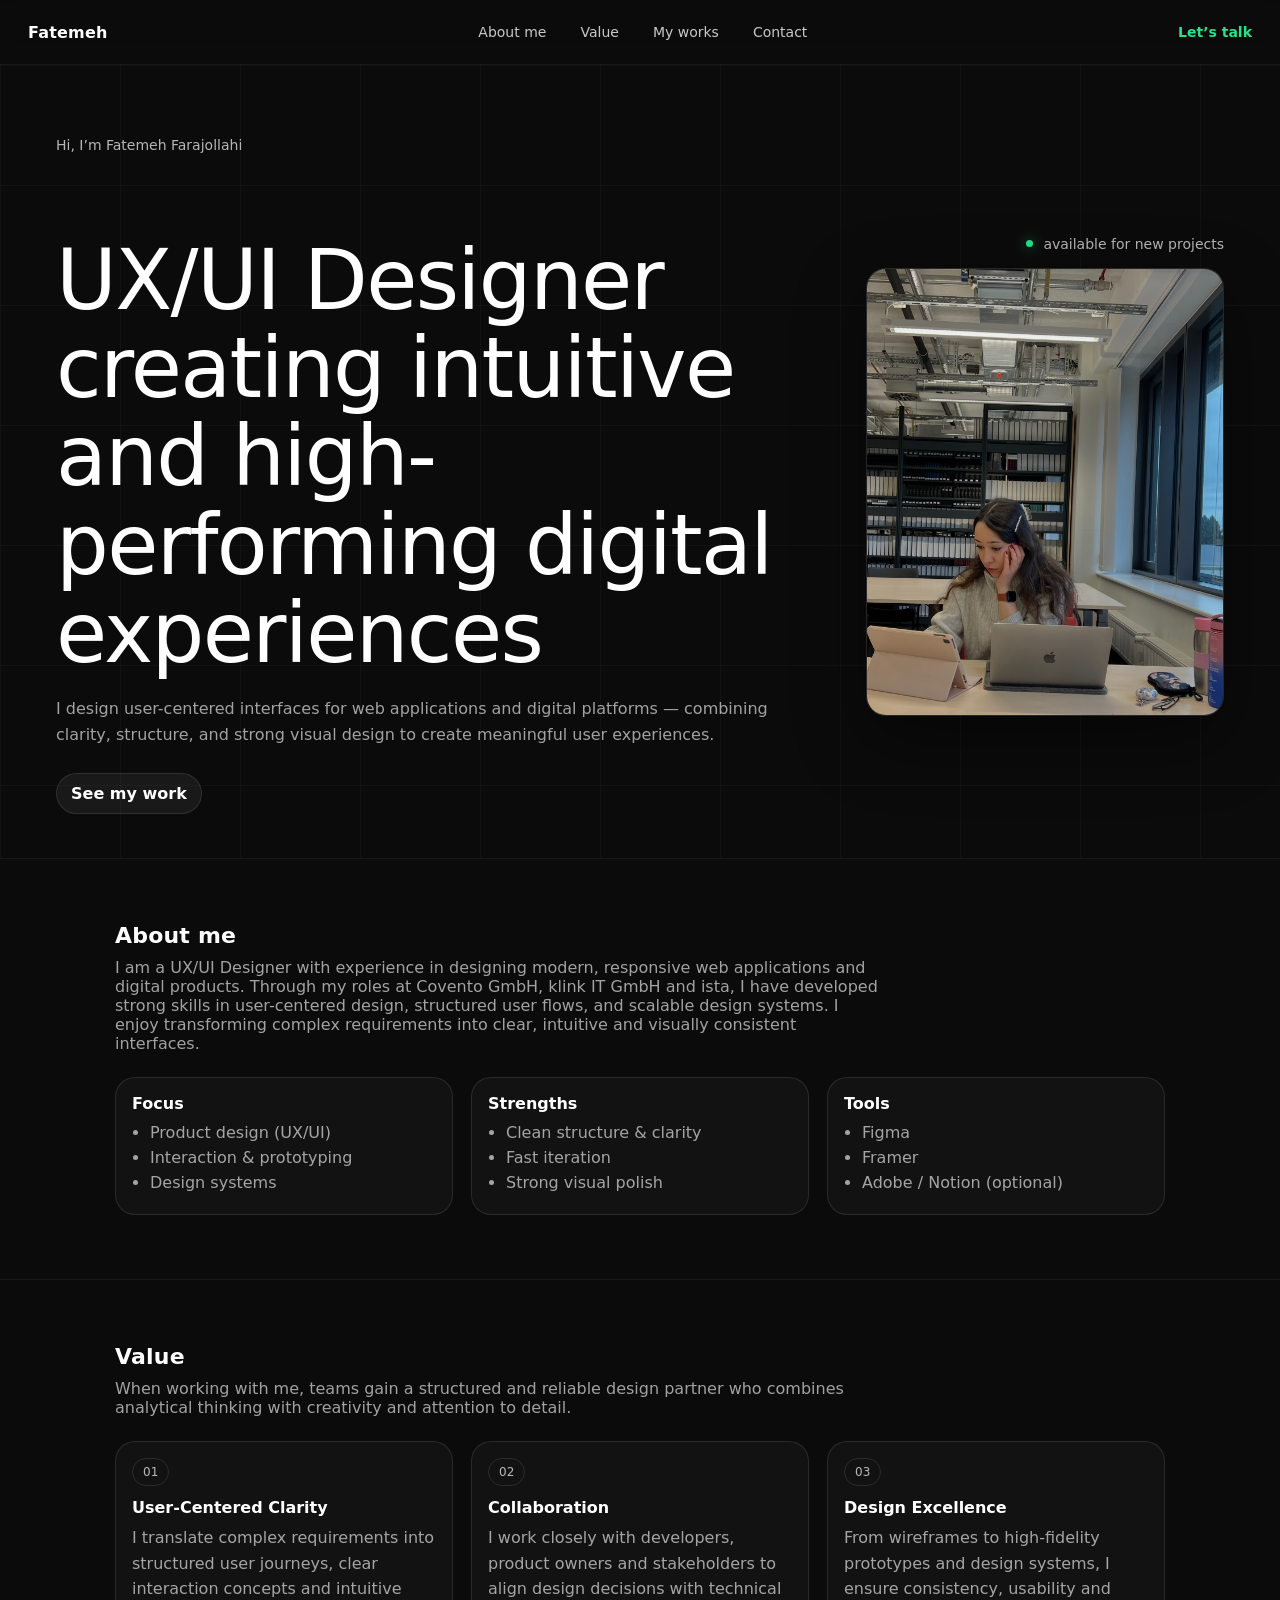
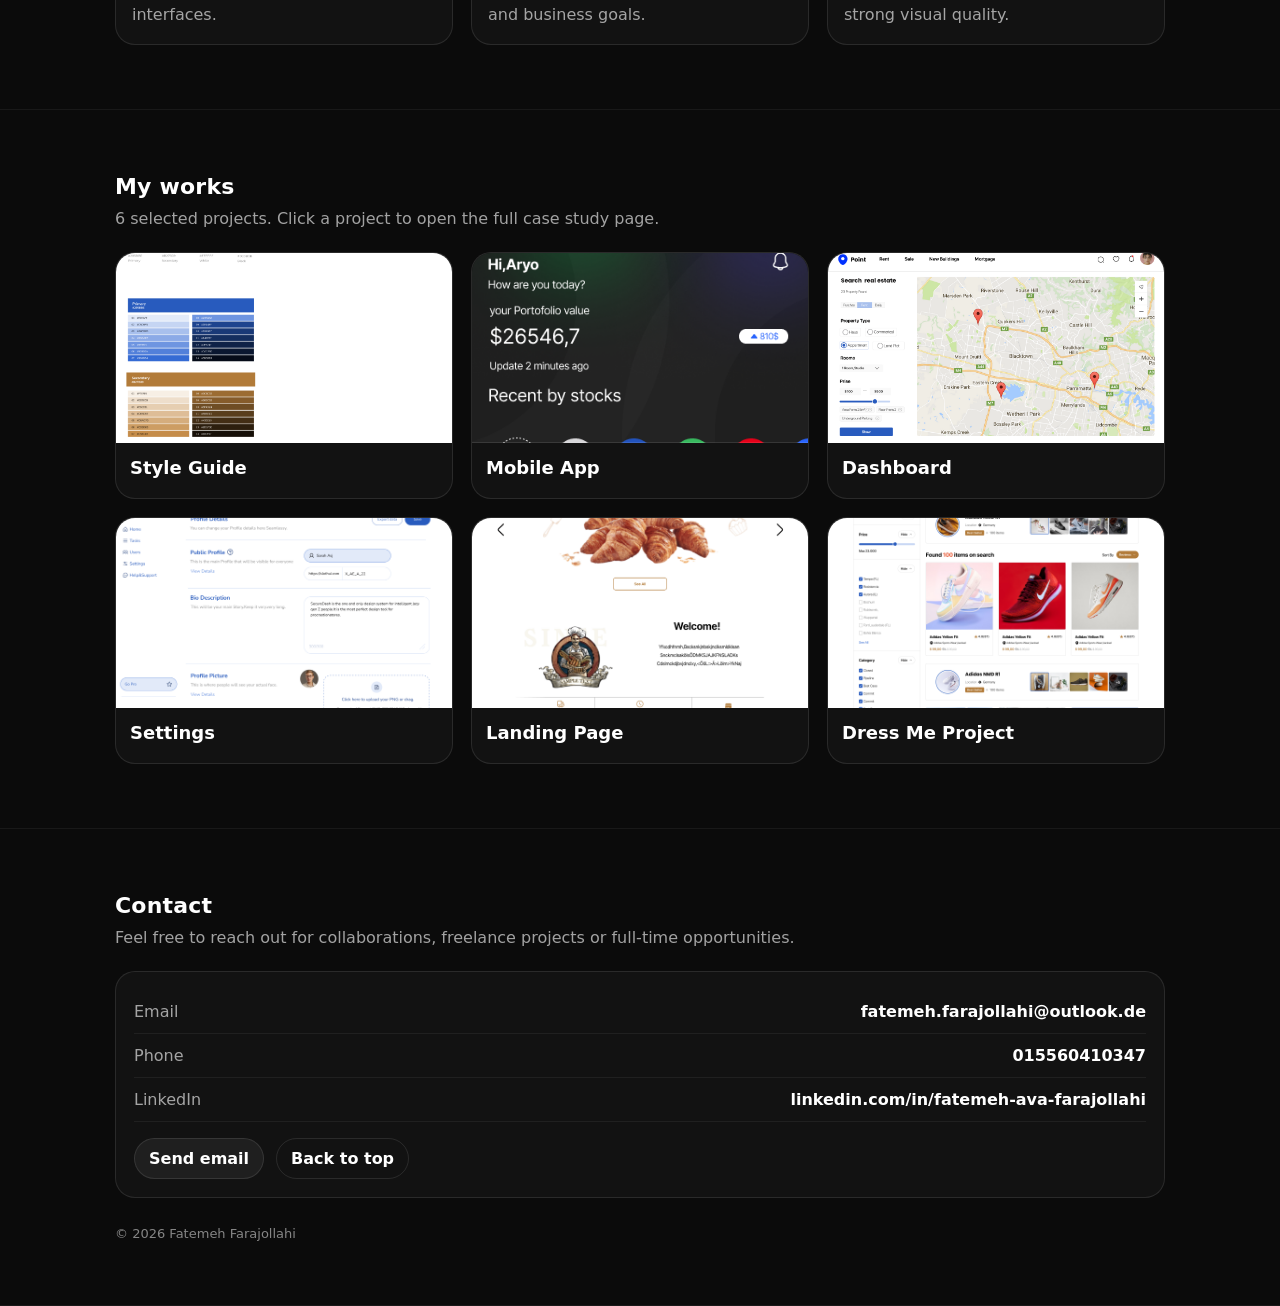
<file: index.html>
<!doctype html>
<html lang="en">
<head>
  <meta charset="utf-8" />
  <meta name="viewport" content="width=device-width,initial-scale=1" />
  <title>Portfolio</title>
  <meta name="description" content="Fatemeh Farajollahi — Portfolio" />
  <link rel="stylesheet" href="./styles.css" />
</head>

<body>
  <!-- Sticky Nav -->
  <header class="navWrap">
    <nav class="nav">
      <a class="brand" href="#top">Fatemeh</a>

      <div class="navLinks">
        <a class="navLink" href="#about">About me</a>
        <a class="navLink" href="#value">Value</a>
        <a class="navLink" href="#works">My works</a>
        <a class="navLink" href="#contact">Contact</a>
      </div>

      <a class="navCta" href="#contact">Let’s talk</a>
    </nav>
  </header>

  <main id="top">
    <!-- HERO -->
    <section class="hero">
      <div class="gridOverlay" aria-hidden="true"></div>

      <div class="heroContainer">
        <div class="heroContent">
          <div class="heroTop">
            <div class="heroHello">Hi, I’m Fatemeh Farajollahi</div>
          </div>

          <h1 class="heroTitle">
            UX/UI Designer<br />
            creating intuitive<br />
            and high-performing digital experiences
          </h1>

          <p class="heroSub">
            I design user-centered interfaces for web applications and digital platforms —
            combining clarity, structure, and strong visual design to create meaningful user experiences.
          </p>

          <div class="heroActions">
            <a class="btn" href="#works">See my work</a>
          </div>
        </div>

        <div class="heroImage">
          <div class="heroStatus heroStatusRight">
            <span class="dot" aria-hidden="true"></span>
            available for new projects
          </div>

          <img src="./assets/profile.png" alt="Fatemeh Farajollahi" />
        </div>
      </div>
    </section>

    <!-- ABOUT -->
    <section id="about" class="section">
      <div class="sectionHeader">
        <h2>About me</h2>
        <p>
          I am a UX/UI Designer with experience in designing modern, responsive web applications
          and digital products. Through my roles at Covento GmbH, klink IT GmbH and ista,
          I have developed strong skills in user-centered design, structured user flows,
          and scalable design systems. I enjoy transforming complex requirements into clear,
          intuitive and visually consistent interfaces.
        </p>
      </div>

      <div class="cards3">
        <div class="infoCard">
          <h3>Focus</h3>
          <ul>
            <li>Product design (UX/UI)</li>
            <li>Interaction & prototyping</li>
            <li>Design systems</li>
          </ul>
        </div>

        <div class="infoCard">
          <h3>Strengths</h3>
          <ul>
            <li>Clean structure & clarity</li>
            <li>Fast iteration</li>
            <li>Strong visual polish</li>
          </ul>
        </div>

        <div class="infoCard">
          <h3>Tools</h3>
          <ul>
            <li>Figma</li>
            <li>Framer</li>
            <li>Adobe / Notion (optional)</li>
          </ul>
        </div>
      </div>
    </section>

    <!-- VALUE -->
    <section id="value" class="section">
      <div class="sectionHeader">
        <h2>Value</h2>
        <p>
          When working with me, teams gain a structured and reliable design partner
          who combines analytical thinking with creativity and attention to detail.
        </p>
      </div>

      <div class="valueGrid">
        <div class="valueCard">
          <div class="valueNumber">01</div>
          <h3>User-Centered Clarity</h3>
          <p>
            I translate complex requirements into structured user journeys,
            clear interaction concepts and intuitive interfaces.
          </p>
        </div>

        <div class="valueCard">
          <div class="valueNumber">02</div>
          <h3>Collaboration</h3>
          <p>
            I work closely with developers, product owners and stakeholders
            to align design decisions with technical and business goals.
          </p>
        </div>

        <div class="valueCard">
          <div class="valueNumber">03</div>
          <h3>Design Excellence</h3>
          <p>
            From wireframes to high-fidelity prototypes and design systems,
            I ensure consistency, usability and strong visual quality.
          </p>
        </div>
      </div>
    </section>

    <!-- WORKS -->
    <section id="works" class="section">
      <div class="sectionHeader">
        <h2>My works</h2>
        <p>6 selected projects. Click a project to open the full case study page.</p>
      </div>

      <div class="worksGrid">
        <a class="workCard" href="./works/work-1.html">
          <div class="workImg" style="background-image:url('./assets/works/work-1/cover.png')"></div>
          <div class="workMeta">
            <h3>Style Guide</h3>
          </div>
        </a>

        <a class="workCard" href="./works/work-2.html">
          <div class="workImg" style="background-image:url('./assets/works/work-2/cover.png')"></div>
          <div class="workMeta">
            <h3>Mobile App</h3>
          </div>
        </a>

        <a class="workCard" href="./works/work-3.html">
          <div class="workImg" style="background-image:url('./assets/works/work-3/cover.png')"></div>
          <div class="workMeta">
            <h3>Dashboard</h3>
          </div>
        </a>

        <a class="workCard" href="./works/work-4.html">
          <div class="workImg" style="background-image:url('./assets/works/work-4/cover.png')"></div>
          <div class="workMeta">
            <h3>Settings</h3>
          </div>
        </a>

        <a class="workCard" href="./works/work-5.html">
          <div class="workImg" style="background-image:url('./assets/works/work-5/cover.png')"></div>
          <div class="workMeta">
            <h3>Landing Page</h3>
          </div>
        </a>

        <a class="workCard" href="./works/work-6.html">
          <div class="workImg" style="background-image:url('./assets/works/work-6/cover.png')"></div>
          <div class="workMeta">
            <h3>Dress Me Project</h3>
          </div>
        </a>
      </div>
    </section>

    <!-- CONTACT -->
    <section id="contact" class="section">
      <div class="sectionHeader">
        <h2>Contact</h2>
        <p>
          Feel free to reach out for collaborations, freelance projects
          or full-time opportunities.
        </p>
      </div>

      <div class="contactCard">
        <div class="contactRow">
          <span class="label">Email</span>
          <a class="value" href="mailto:fatemeh.farajollahi@outlook.de">
            fatemeh.farajollahi@outlook.de
          </a>
        </div>

        <div class="contactRow">
          <span class="label">Phone</span>
          <a class="value" href="tel:+4915560410347">
            015560410347
          </a>
        </div>

        <div class="contactRow">
          <span class="label">LinkedIn</span>
          <a class="value"
             href="https://www.linkedin.com/in/fatemeh-ava-farajollahi/"
             target="_blank"
             rel="noopener">
            linkedin.com/in/fatemeh-ava-farajollahi
          </a>
        </div>

        <div class="contactActions">
          <a class="btn" href="mailto:fatemeh.farajollahi@outlook.de">Send email</a>
          <a class="btn ghost" href="#top">Back to top</a>
        </div>
      </div>

      <footer class="footer">© <span id="year"></span> Fatemeh Farajollahi</footer>
    </section>
  </main>

  <script src="./script.js"></script>
</body>
</html>
</file>
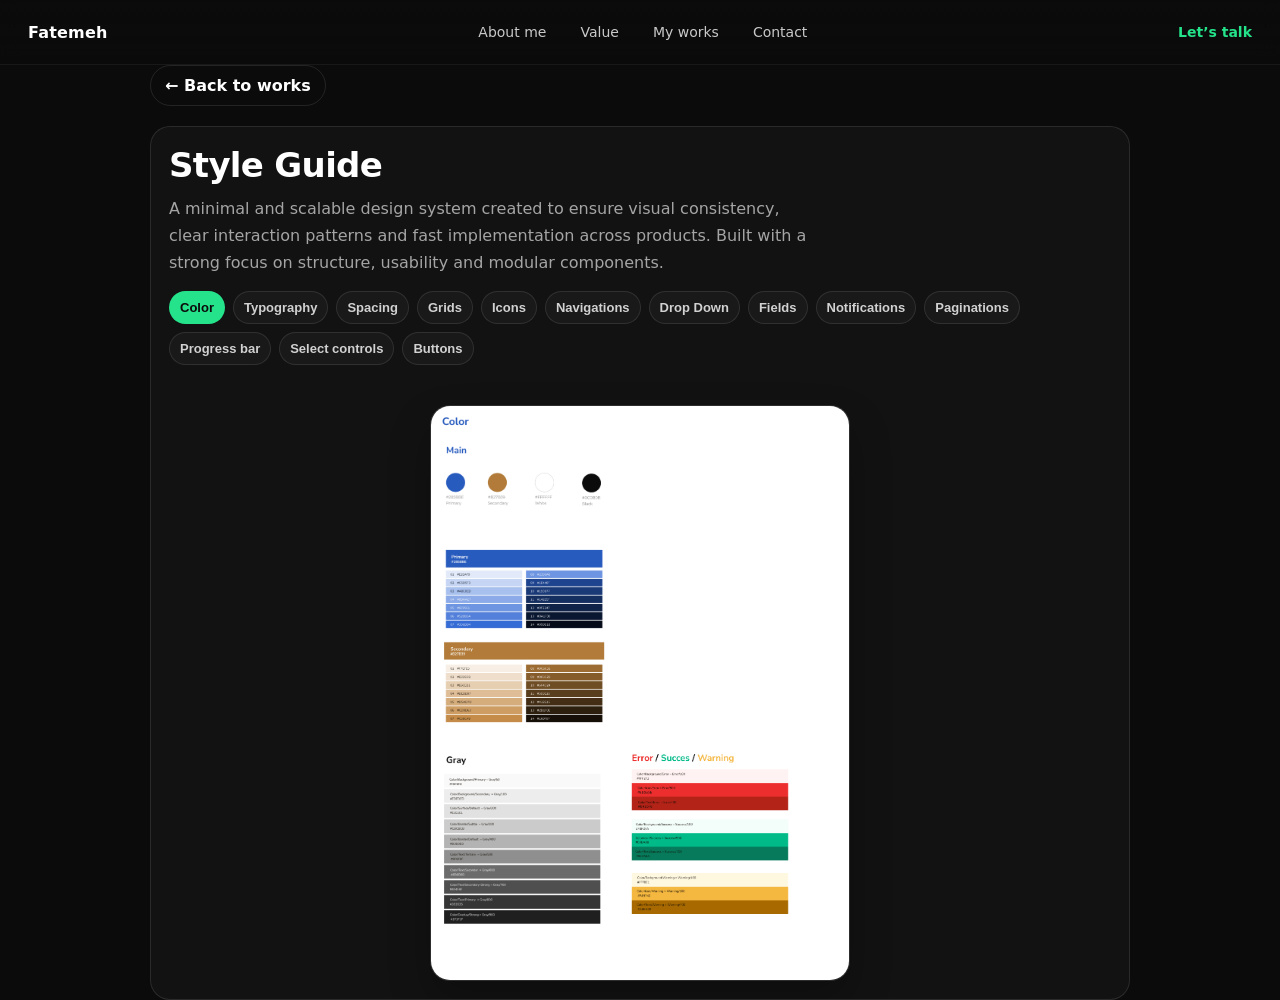
<file: works/work-1.html>
<!doctype html>
<html lang="en">
  <head>
    <meta charset="utf-8" />
    <meta name="viewport" content="width=device-width, initial-scale=1" />
    <title>Style Guide</title>
    <link rel="stylesheet" href="../styles.css" />
  </head>

  <body>
    <header class="navWrap">
      <nav class="nav">
        <a class="brand" href="../index.html#top">Fatemeh</a>

        <div class="navLinks">
          <a class="navLink" href="../index.html#about">About me</a>
          <a class="navLink" href="../index.html#value">Value</a>
          <a class="navLink" href="../index.html#works">My works</a>
          <a class="navLink" href="../index.html#contact">Contact</a>
        </div>

        <a class="navCta" href="../index.html#contact">Let’s talk</a>
      </nav>
    </header>

    <main class="workPage">
      <div class="workContainer">
        <div class="backRow">
          <a class="btn ghost" href="../index.html#works">← Back to works</a>
        </div>

        <section class="workHero">
          <div class="workBody">
            <h1>Style Guide</h1>

            <p class="workIntro">
              A minimal and scalable design system created to ensure visual
              consistency, clear interaction patterns and fast implementation
              across products. Built with a strong focus on structure, usability
              and modular components.
            </p>

            <!-- Tabs -->
            <div class="tabs" role="tablist" aria-label="Work 1 tabs">
              <button class="tab is-active" role="tab" aria-selected="true" data-target="tab-color">
                Color
              </button>
              <button class="tab" role="tab" aria-selected="false" data-target="tab-typography">
                Typography
              </button>
              <button class="tab" role="tab" aria-selected="false" data-target="tab-spacing">
                Spacing
              </button>
              <button class="tab" role="tab" aria-selected="false" data-target="tab-grids">
                Grids
              </button>
              <button class="tab" role="tab" aria-selected="false" data-target="tab-icons">
                Icons
              </button>
              <button class="tab" role="tab" aria-selected="false" data-target="tab-nav">
                Navigations
              </button>
              <button class="tab" role="tab" aria-selected="false" data-target="tab-dropdown">
                Drop Down
              </button>
              <button class="tab" role="tab" aria-selected="false" data-target="tab-fields">
                Fields
              </button>
              <button class="tab" role="tab" aria-selected="false" data-target="tab-notifications">
                Notifications
              </button>
              <button class="tab" role="tab" aria-selected="false" data-target="tab-pagination">
                Paginations
              </button>
              <button class="tab" role="tab" aria-selected="false" data-target="tab-progress">
                Progress bar
              </button>
              <button class="tab" role="tab" aria-selected="false" data-target="tab-select">
                Select controls
              </button>
              <button class="tab" role="tab" aria-selected="false" data-target="tab-buttons">
                Buttons
              </button>
            </div>

            <!-- Panels -->
            <div class="tabPanels">
              <section id="tab-color" class="tabPanel is-active" role="tabpanel">
                <img
                  class="workImgFull"
                  src="../assets/works/work-1/color.png"
                  alt="Color"
                  loading="lazy"
                />
              </section>

              <section id="tab-typography" class="tabPanel" role="tabpanel">
                <img
                  class="workImgFull"
                  src="../assets/works/work-1/Typography.png"
                  alt="Typography"
                  loading="lazy"
                />
              </section>

              <section id="tab-spacing" class="tabPanel" role="tabpanel">
                <img
                  class="workImgFull"
                  src="../assets/works/work-1/spacing.png"
                  alt="Spacing"
                  loading="lazy"
                />
              </section>

              <section id="tab-grids" class="tabPanel" role="tabpanel">
                <img
                  class="workImgFull"
                  src="../assets/works/work-1/Grids.png"
                  alt="Grids"
                  loading="lazy"
                />
              </section>

              <section id="tab-icons" class="tabPanel" role="tabpanel">
                <img
                  class="workImgFull"
                  src="../assets/works/work-1/Icons.png"
                  alt="Icons"
                  loading="lazy"
                />
              </section>

              <section id="tab-nav" class="tabPanel" role="tabpanel">
                <img
                  class="workImgFull"
                  src="../assets/works/work-1/Navigations.png"
                  alt="Navigations"
                  loading="lazy"
                />
              </section>

              <section id="tab-dropdown" class="tabPanel" role="tabpanel">
                <img
                  class="workImgFull"
                  src="../assets/works/work-1/Drop%20Down.png"
                  alt="Drop Down"
                  loading="lazy"
                />
              </section>

              <section id="tab-fields" class="tabPanel" role="tabpanel">
                <img
                  class="workImgFull"
                  src="../assets/works/work-1/Fields.jpg"
                  alt="Fields"
                  loading="lazy"
                />
              </section>

              <section id="tab-notifications" class="tabPanel" role="tabpanel">
                <img
                  class="workImgFull"
                  src="../assets/works/work-1/Notifications.png"
                  alt="Notifications"
                  loading="lazy"
                />
              </section>

              <section id="tab-pagination" class="tabPanel" role="tabpanel">
                <img
                  class="workImgFull"
                  src="../assets/works/work-1/Paginations.png"
                  alt="Paginations"
                  loading="lazy"
                />
              </section>

              <section id="tab-progress" class="tabPanel" role="tabpanel">
                <img
                  class="workImgFull"
                  src="../assets/works/work-1/Progress%20bar.png"
                  alt="Progress bar"
                  loading="lazy"
                />
              </section>

              <section id="tab-select" class="tabPanel" role="tabpanel">
                <img
                  class="workImgFull"
                  src="../assets/works/work-1/Select%20controls.png"
                  alt="Select controls"
                  loading="lazy"
                />
              </section>

              <section id="tab-buttons" class="tabPanel" role="tabpanel">
                <img
                  class="workImgFull"
                  src="../assets/works/work-1/Button.png"
                  alt="Buttons"
                  loading="lazy"
                />
              </section>
            </div>
          </div>
        </section>
      </div>
    </main>

    <script>
      const tabs = Array.from(document.querySelectorAll(".tab"));
      const panels = Array.from(document.querySelectorAll(".tabPanel"));

      function activate(targetId) {
        tabs.forEach((t) => {
          const isOn = t.dataset.target === targetId;
          t.classList.toggle("is-active", isOn);
          t.setAttribute("aria-selected", isOn ? "true" : "false");
        });

        panels.forEach((p) => p.classList.toggle("is-active", p.id === targetId));
      }

      tabs.forEach((btn) => {
        btn.addEventListener("click", () => activate(btn.dataset.target));
      });
    </script>
  </body>
</html>
</file>
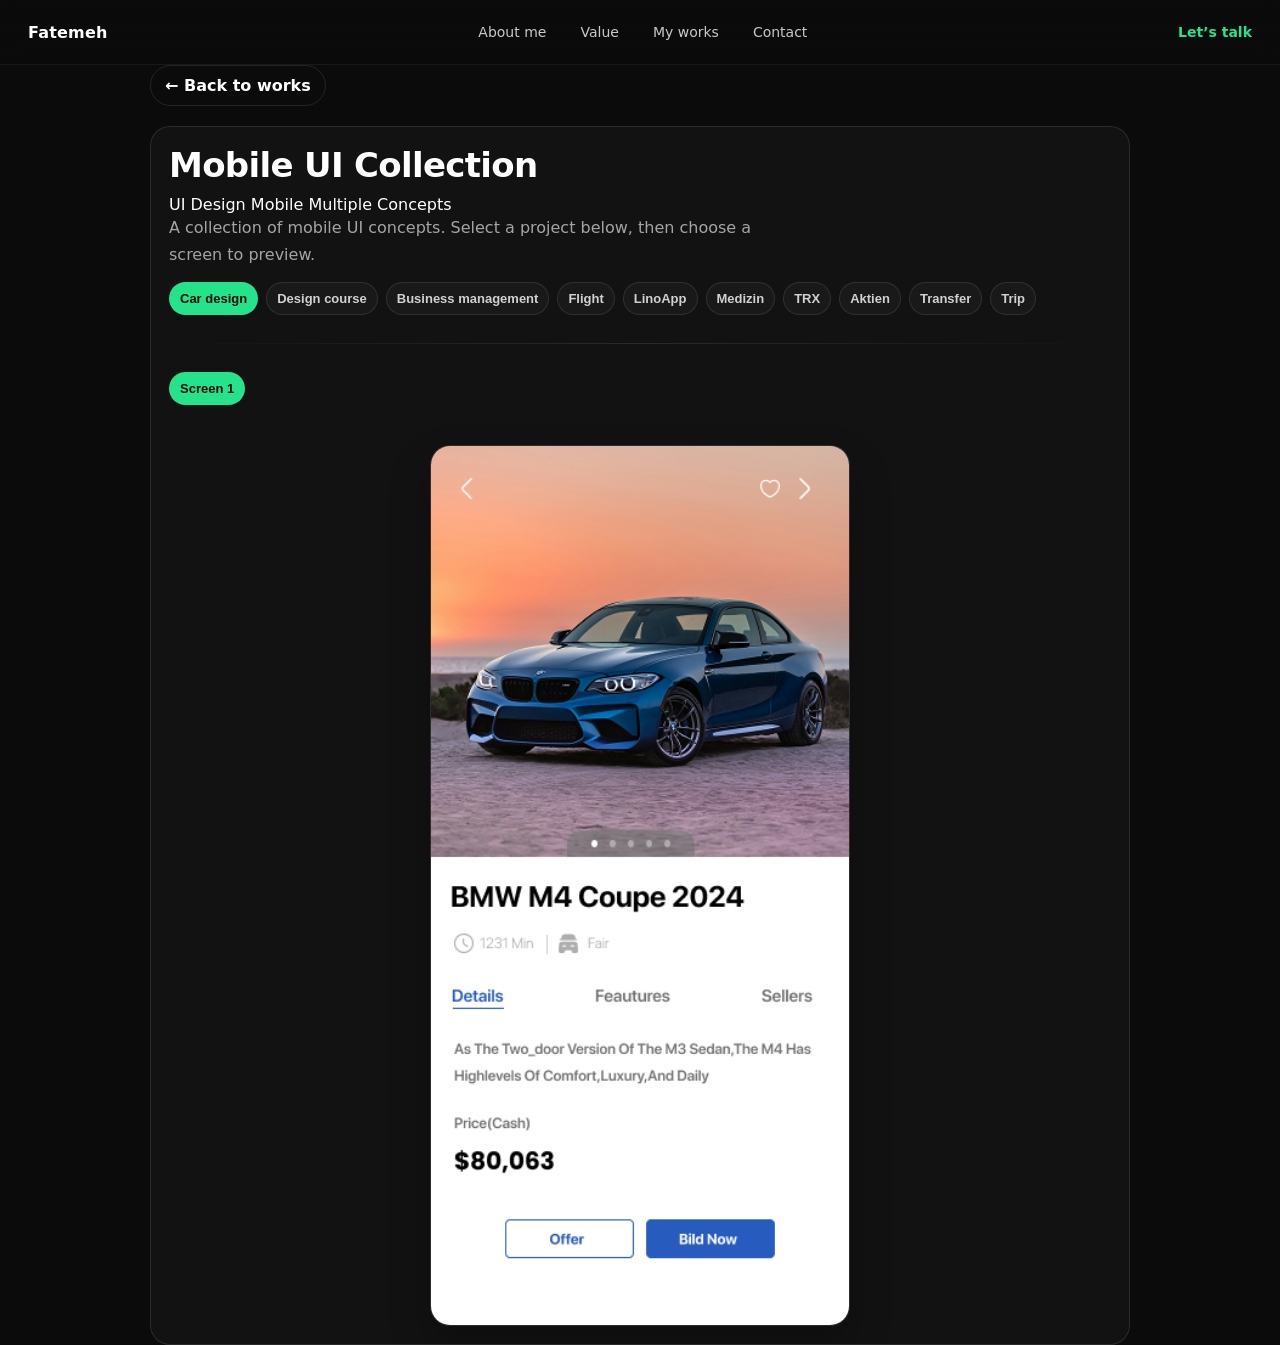
<file: works/work-2.html>
<!doctype html>
<html lang="en">
  <head>
    <meta charset="utf-8" />
    <meta name="viewport" content="width=device-width, initial-scale=1" />
    <title>Mobile App</title>
    <link rel="stylesheet" href="../styles.css" />
  </head>

  <body>
    <header class="navWrap">
      <nav class="nav">
        <a class="brand" href="../index.html#top">Fatemeh</a>

        <div class="navLinks">
          <a class="navLink" href="../index.html#about">About me</a>
          <a class="navLink" href="../index.html#value">Value</a>
          <a class="navLink" href="../index.html#works">My works</a>
          <a class="navLink" href="../index.html#contact">Contact</a>
        </div>

        <a class="navCta" href="../index.html#contact">Let’s talk</a>
      </nav>
    </header>

    <main class="workPage">
      <div class="workContainer">
        <div class="backRow">
          <a class="btn ghost" href="../index.html#works">← Back to works</a>
        </div>

        <section class="workHero">
          <div class="workBody">
            <h1>Mobile UI Collection</h1>

            <div class="workMetaRow">
              <span class="workTag">UI Design</span>
              <span class="workTag">Mobile</span>
              <span class="workTag">Multiple Concepts</span>
            </div>

            <p class="workIntro">
              A collection of mobile UI concepts. Select a project below, then choose a screen to preview.
            </p>

            <!-- Project (Item) selector -->
            <div class="tabs" role="tablist" aria-label="Work 2 projects">
              <button class="tab is-active" type="button" data-project="car_design" aria-selected="true">
                Car design
              </button>
              <button class="tab" type="button" data-project="design_course" aria-selected="false">
                Design course
              </button>
              <button class="tab" type="button" data-project="business_management" aria-selected="false">
                Business management
              </button>
            
              <button class="tab" type="button" data-project="flight" aria-selected="false">
                Flight
              </button>
              <button class="tab" type="button" data-project="lino_app" aria-selected="false">
                LinoApp
              </button>
              <button class="tab" type="button" data-project="medizin" aria-selected="false">
                Medizin
              </button>
              <button class="tab" type="button" data-project="trx" aria-selected="false">
                TRX
              </button>
              <button class="tab" type="button" data-project="aktien" aria-selected="false">
                Aktien
              </button>
              <button class="tab" type="button" data-project="transfer" aria-selected="false">
                Transfer
              </button>
              <button class="tab" type="button" data-project="trip" aria-selected="false">
                Trip
              </button>
            </div>

            <div class="sectionDivider"></div>

            <!-- Screen selector (generated by JS) -->
            <div class="tabs tabs--sub" role="tablist" aria-label="Project screens" id="screenTabs"></div>

            <!-- Selected screen -->
            <div class="tabPanels">
              <section class="tabPanel is-active" role="tabpanel" aria-label="Selected screen">
                <img
                  id="mainImage"
                  class="workImgFull"
                  src=""
                  alt="Selected screen"
                  loading="lazy"
                />
              </section>
            </div>
          </div>
        </section>
      </div>
    </main>

    <script>
      // Folder: assets/works/work-2/

      const BASE = "../assets/works/work-2/";

      const PROJECTS = {
        car_design: {
          title: "Car design",
          screens: [
            { label: "Screen 1", file: "car_design_1.png" }
          ]
        },

        design_course: {
          title: "Design course",
          screens: [
            { label: "Screen 1", file: "design_course_1.png" },
            { label: "Screen 2", file: "design_course_2.png" },
          ]
        },

        business_management: {
          title: "Business management",
          screens: [
            { label: "Screen 1", file: "business_management_1.png" },
            { label: "Screen 2", file: "business_management_2.png" }
          ]
        },

        flight: {
          title: "Flight",
          screens: [
            { label: "Screen 1", file: "flight_1.png" }
          ]
        },

        lino_app: {
          title: "LinoApp",
          screens: [
            { label: "Screen 1", file: "lino_app_1.png" }
          ]
        },

        medizin: {
          title: "Medizin",
          screens: [
            { label: "Screen 1", file: "medizin_1.png" },
            { label: "Screen 2", file: "medizin_2.png" }
          ]
        },

        trx: {
          title: "TRX",
          screens: [
            { label: "Screen 1", file: "trx_1.png" },
            { label: "Screen 2", file: "trx_2.png" },
            { label: "Screen 3", file: "trx_3.png" }
          ]
        },

        aktien: {
          title: "Aktien (بورس)",
          screens: [
            { label: "Screen 1", file: "aktien_1.png" }
          ]
        },

        transfer: {
          title: "Transfer",
          screens: [
            { label: "Screen 1", file: "transfer_1.png" }
          ]
        },

        trip: {
          title: "Trip",
          screens: [
            { label: "Screen 1", file: "trip_1.png" },
            { label: "Screen 2", file: "trip_2.png" },
            { label: "Screen 3", file: "trip_3.png" },
            { label: "Screen 4", file: "trip_4.png" },
            { label: "Screen 5", file: "trip_5.png" },
            { label: "Screen 6", file: "trip_6.png" },
            { label: "Screen 7", file: "trip_7.png" },
            { label: "Screen 8", file: "trip_8.png" }
          ]
        }
      };

      const projectTabs = Array.from(document.querySelectorAll('[data-project]'));
      const screenTabsEl = document.getElementById("screenTabs");
      const mainImage = document.getElementById("mainImage");

      let currentProject = "car_design";
      let currentScreenIndex = 0;

      function setMainImage(file) {
        mainImage.src = BASE + file;
      }

      function renderScreenTabs(projectKey) {
        const project = PROJECTS[projectKey];
        if (!project) return;

        screenTabsEl.innerHTML = "";

        project.screens.forEach((s, idx) => {
          const btn = document.createElement("button");
          btn.type = "button";
          btn.className = "tab" + (idx === 0 ? " is-active" : "");
          btn.setAttribute("role", "tab");
          btn.setAttribute("aria-selected", idx === 0 ? "true" : "false");
          btn.textContent = s.label;

          btn.addEventListener("click", () => {
            Array.from(screenTabsEl.querySelectorAll(".tab")).forEach((t) => {
              t.classList.remove("is-active");
              t.setAttribute("aria-selected", "false");
            });
            btn.classList.add("is-active");
            btn.setAttribute("aria-selected", "true");

            currentScreenIndex = idx;
            setMainImage(project.screens[idx].file);
          });

          screenTabsEl.appendChild(btn);
        });

        currentScreenIndex = 0;
        setMainImage(project.screens[0].file);
      }

      function activateProject(projectKey) {
        currentProject = projectKey;

        projectTabs.forEach((t) => {
          const isOn = t.dataset.project === projectKey;
          t.classList.toggle("is-active", isOn);
          t.setAttribute("aria-selected", isOn ? "true" : "false");
        });

        renderScreenTabs(projectKey);
      }

      projectTabs.forEach((btn) => {
        btn.addEventListener("click", () => activateProject(btn.dataset.project));
      });

      // init
      activateProject(currentProject);
    </script>
  </body>
</html>
</file>
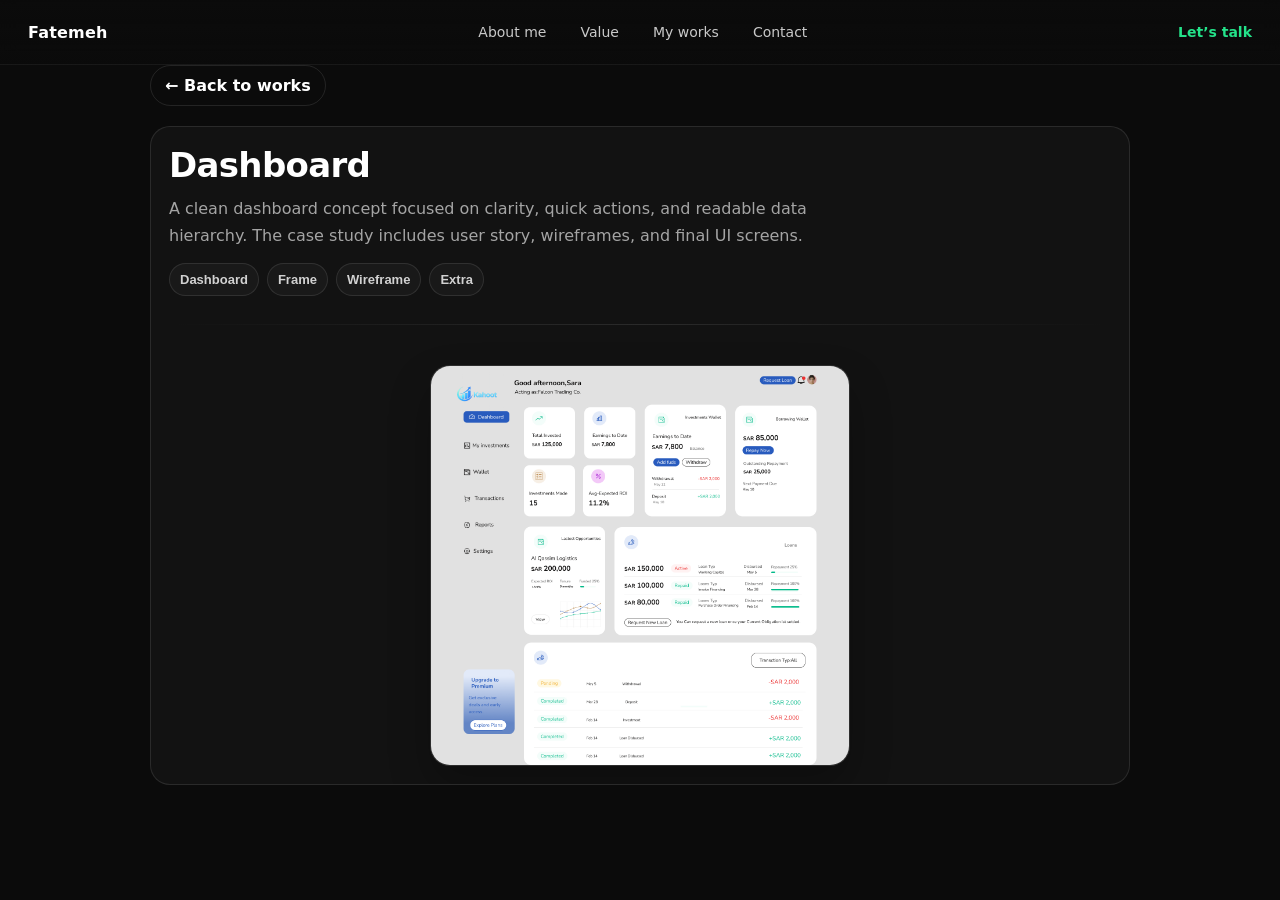
<file: works/work-3.html>
<!doctype html>
<html lang="en">
<head>
  <meta charset="utf-8" />
  <meta name="viewport" content="width=device-width,initial-scale=1" />
  <title>Dashboard</title>
  <link rel="stylesheet" href="../styles.css" />
</head>

<body>
  <header class="navWrap">
    <nav class="nav">
      <a class="brand" href="../index.html#top">Fatemeh</a>

      <div class="navLinks">
        <a class="navLink" href="../index.html#about">About me</a>
        <a class="navLink" href="../index.html#value">Value</a>
        <a class="navLink" href="../index.html#works">My works</a>
        <a class="navLink" href="../index.html#contact">Contact</a>
      </div>

      <a class="navCta" href="../index.html#contact">Let’s talk</a>
    </nav>
  </header>

  <main class="workPage">
    <div class="workContainer">
      <div class="backRow">
        <a class="btn ghost" href="../index.html#works">← Back to works</a>
      </div>

      <section class="workHero">
        <div class="workBody">
          <h1>Dashboard</h1>

          <p class="workIntro">
            A clean dashboard concept focused on clarity, quick actions, and readable data hierarchy.
            The case study includes user story, wireframes, and final UI screens.
          </p>

          <!-- Tabs -->
          <div class="tabs" role="tablist" aria-label="Work 3 tabs">
            <button class="tab" type="button" aria-selected="false" data-target="tab-dashboard">Dashboard</button>
            <button class="tab" type="button" aria-selected="false" data-target="tab-frame">Frame</button>
            <button class="tab" type="button" aria-selected="false" data-target="tab-wireframe">Wireframe</button>
            <button class="tab" type="button" aria-selected="false" data-target="tab-extra">Extra</button>
          </div>

          <!-- Divider -->
          <div class="sectionDivider"></div>

          <!-- Panels -->
          <div class="tabPanels">

            <section id="tab-dashboard" class="tabPanel is-active" role="tabpanel">
              <img class="workImgFull" src="../assets/works/work-3/dashboard_1.png" alt="Dashboard" loading="lazy">
            </section>

            <section id="tab-frame" class="tabPanel" role="tabpanel">
              <img class="workImgFull" src="../assets/works/work-3/frame_1052_1.png" alt="Frame" loading="lazy">
            </section>

            <section id="tab-wireframe" class="tabPanel" role="tabpanel">
              <img class="workImgFull" src="../assets/works/work-3/wireframe_1.png" alt="Wireframe" loading="lazy">
            </section>

            <section id="tab-extra" class="tabPanel" role="tabpanel">
              <img class="workImgFull" src="../assets/works/work-3/calendar_1.jpg" alt="Extra" loading="lazy">
            </section>
          </div>
        </div>
      </section>
    </div>
  </main>

  <script>
    const tabs = Array.from(document.querySelectorAll(".tab"));
    const panels = Array.from(document.querySelectorAll(".tabPanel"));

    function activate(targetId){
      tabs.forEach(t => {
        const on = t.dataset.target === targetId;
        t.classList.toggle("is-active", on);
        t.setAttribute("aria-selected", on ? "true" : "false");
      });
      panels.forEach(p => p.classList.toggle("is-active", p.id === targetId));
    }

    tabs.forEach(btn => btn.addEventListener("click", () => activate(btn.dataset.target)));
  </script>
</body>
</html>
</file>
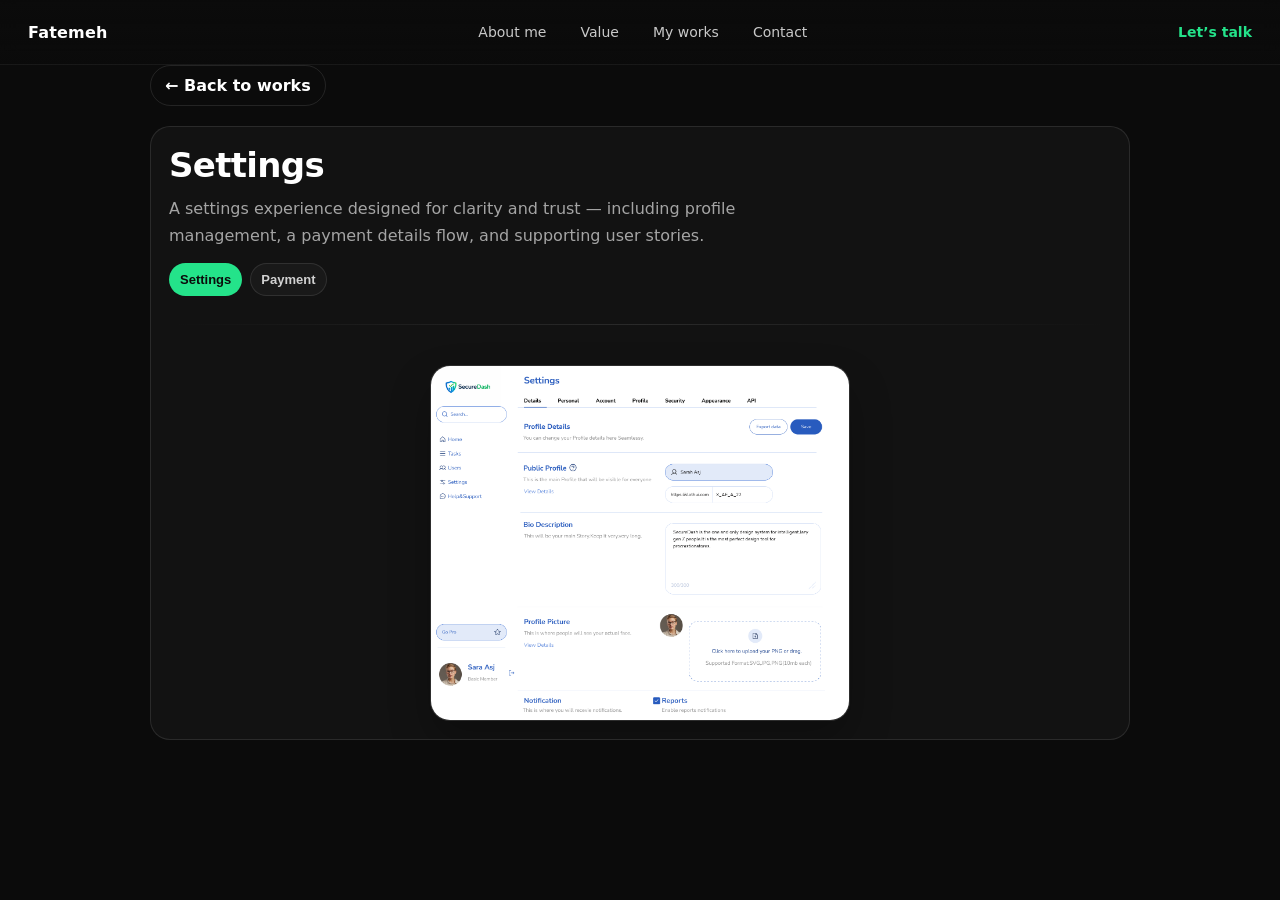
<file: works/work-4.html>
<!doctype html>
<html lang="en">
<head>
  <meta charset="utf-8" />
  <meta name="viewport" content="width=device-width,initial-scale=1" />
  <title>Settings</title>
  <link rel="stylesheet" href="../styles.css" />
</head>

<body>
  <header class="navWrap">
    <nav class="nav">
      <a class="brand" href="../index.html#top">Fatemeh</a>

      <div class="navLinks">
        <a class="navLink" href="../index.html#about">About me</a>
        <a class="navLink" href="../index.html#value">Value</a>
        <a class="navLink" href="../index.html#works">My works</a>
        <a class="navLink" href="../index.html#contact">Contact</a>
      </div>

      <a class="navCta" href="../index.html#contact">Let’s talk</a>
    </nav>
  </header>

  <main class="workPage">
    <div class="workContainer">
      <div class="backRow">
        <a class="btn ghost" href="../index.html#works">← Back to works</a>
      </div>

      <section class="workHero">
        <div class="workBody">
          <h1>Settings</h1>

          <p class="workIntro">
            A settings experience designed for clarity and trust — including profile management,
            a payment details flow, and supporting user stories.
          </p>

          <!-- Tabs -->
          <div class="tabs" role="tablist" aria-label="Work 4 tabs">
            <button class="tab is-active" type="button" aria-selected="true" data-target="tab-settings">Settings</button>
            <button class="tab" type="button" aria-selected="false" data-target="tab-payment">Payment</button>
          </div>

          <!-- Divider -->
          <div class="sectionDivider"></div>

          <!-- Panels -->
          <div class="tabPanels">

            <section id="tab-settings" class="tabPanel is-active" role="tabpanel">
              <img class="workImgFull workImgSm" src="../assets/works/work-4/settings_1.png" alt="Settings UI" loading="lazy">
            </section>

            <section id="tab-payment" class="tabPanel" role="tabpanel">
              <img class="workImgFull workImgSm" src="../assets/works/work-4/payment_1.png" alt="Payment details" loading="lazy">
            </section>

          </div>
        </div>
      </section>
    </div>
  </main>

  <script>
    const tabs = Array.from(document.querySelectorAll(".tab"));
    const panels = Array.from(document.querySelectorAll(".tabPanel"));

    function activate(targetId){
      tabs.forEach(t => {
        const on = t.dataset.target === targetId;
        t.classList.toggle("is-active", on);
        t.setAttribute("aria-selected", on ? "true" : "false");
      });
      panels.forEach(p => p.classList.toggle("is-active", p.id === targetId));
    }

    tabs.forEach(btn => btn.addEventListener("click", () => activate(btn.dataset.target)));
  </script>
</body>
</html>
</file>
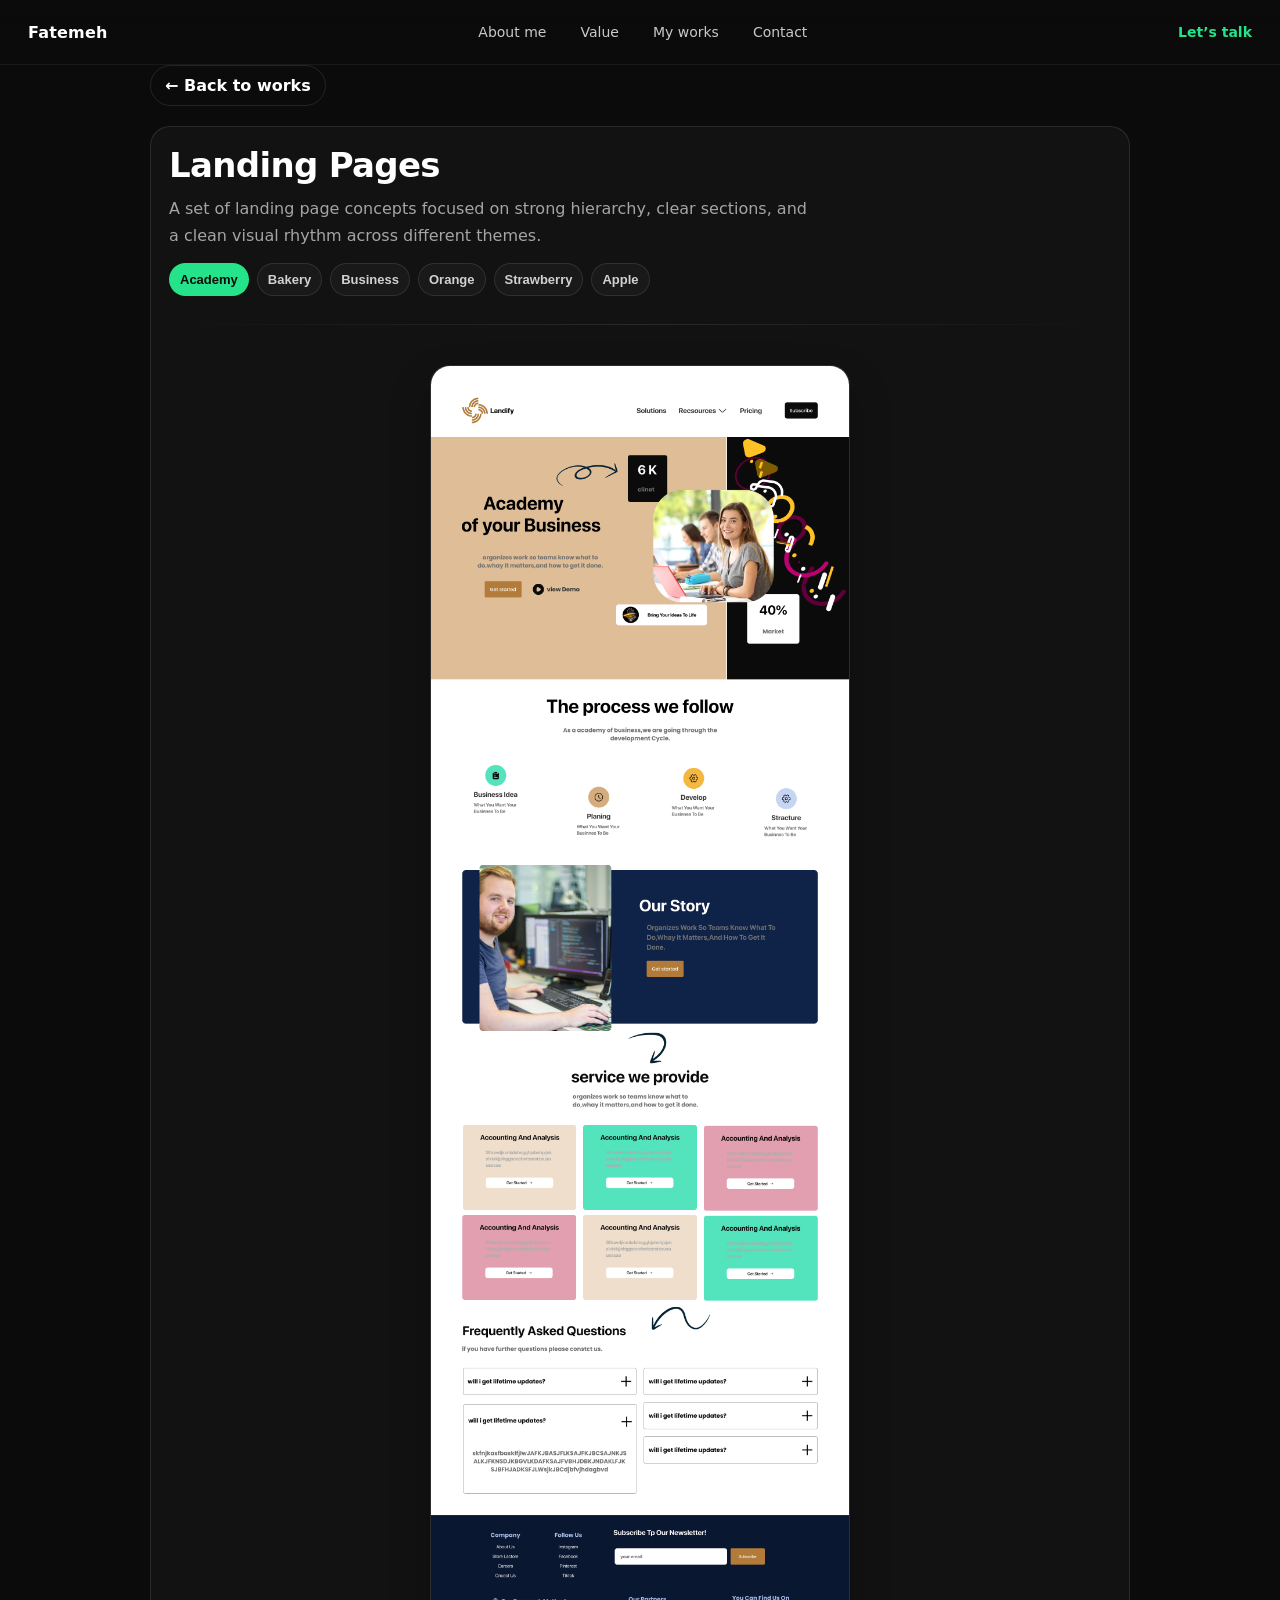
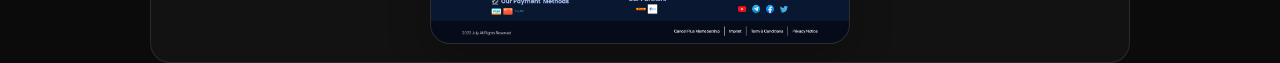
<file: works/work-5.html>
<!doctype html>
<html lang="en">
<head>
  <meta charset="utf-8" />
  <meta name="viewport" content="width=device-width,initial-scale=1" />
  <title>Landing Pages</title>
  <link rel="stylesheet" href="../styles.css" />
</head>

<body>
  <header class="navWrap">
    <nav class="nav">
      <a class="brand" href="../index.html#top">Fatemeh</a>

      <div class="navLinks">
        <a class="navLink" href="../index.html#about">About me</a>
        <a class="navLink" href="../index.html#value">Value</a>
        <a class="navLink" href="../index.html#works">My works</a>
        <a class="navLink" href="../index.html#contact">Contact</a>
      </div>

      <a class="navCta" href="../index.html#contact">Let’s talk</a>
    </nav>
  </header>

  <main class="workPage">
    <div class="workContainer">
      <div class="backRow">
        <a class="btn ghost" href="../index.html#works">← Back to works</a>
      </div>

      <section class="workHero">
        <div class="workBody">
          <h1>Landing Pages</h1>

          <p class="workIntro">
            A set of landing page concepts focused on strong hierarchy, clear sections,
            and a clean visual rhythm across different themes.
          </p>

          <!-- Tabs -->
          <div class="tabs" role="tablist" aria-label="Work 5 tabs">
            <button class="tab is-active" type="button" aria-selected="true" data-target="tab-academy">Academy</button>
            <button class="tab" type="button" aria-selected="false" data-target="tab-bakery">Bakery</button>
            <button class="tab" type="button" aria-selected="false" data-target="tab-business">Business</button>
            <button class="tab" type="button" aria-selected="false" data-target="tab-orange">Orange</button>
            <button class="tab" type="button" aria-selected="false" data-target="tab-strawberry">Strawberry</button>
            <button class="tab" type="button" aria-selected="false" data-target="tab-apple">Apple</button>
          </div>

          <!-- Divider (trenner zwischen items und screenshots) -->
          <div class="sectionDivider"></div>

          <!-- Panels -->
          <div class="tabPanels">
            <section id="tab-academy" class="tabPanel is-active" role="tabpanel">
              <img class="workImgFull workImgSmall"
                   src="../assets/works/work-5/landing_academy_1.png"
                   alt="Landing page: Academy"
                   loading="lazy">
            </section>

            <section id="tab-bakery" class="tabPanel" role="tabpanel">
              <img class="workImgFull workImgSmall"
                   src="../assets/works/work-5/landing_bakery_1.png"
                   alt="Landing page: Bakery"
                   loading="lazy">
            </section>

            <section id="tab-business" class="tabPanel" role="tabpanel">
              <img class="workImgFull workImgSmall"
                   src="../assets/works/work-5/landing_business_1.png"
                   alt="Landing page: Business"
                   loading="lazy">
            </section>

            <section id="tab-orange" class="tabPanel" role="tabpanel">
              <img class="workImgFull workImgSmall"
                   src="../assets/works/work-5/landing_orange_1.png"
                   alt="Landing page: Orange theme"
                   loading="lazy">
            </section>

            <section id="tab-strawberry" class="tabPanel" role="tabpanel">
              <img class="workImgFull workImgSmall"
                   src="../assets/works/work-5/landing_strawberry_1.png"
                   alt="Landing page: Strawberry theme"
                   loading="lazy">
            </section>

            <section id="tab-apple" class="tabPanel" role="tabpanel">
              <img class="workImgFull workImgSmall"
                   src="../assets/works/work-5/landing_apple_1.png"
                   alt="Landing page: Apple theme"
                   loading="lazy">
            </section>
          </div>

        </div>
      </section>
    </div>
  </main>

  <script>
    const tabs = Array.from(document.querySelectorAll(".tab"));
    const panels = Array.from(document.querySelectorAll(".tabPanel"));

    function activate(targetId){
      tabs.forEach(t => {
        const on = t.dataset.target === targetId;
        t.classList.toggle("is-active", on);
        t.setAttribute("aria-selected", on ? "true" : "false");
      });
      panels.forEach(p => p.classList.toggle("is-active", p.id === targetId));
    }

    tabs.forEach(btn => btn.addEventListener("click", () => activate(btn.dataset.target)));
  </script>
</body>
</html>
</file>
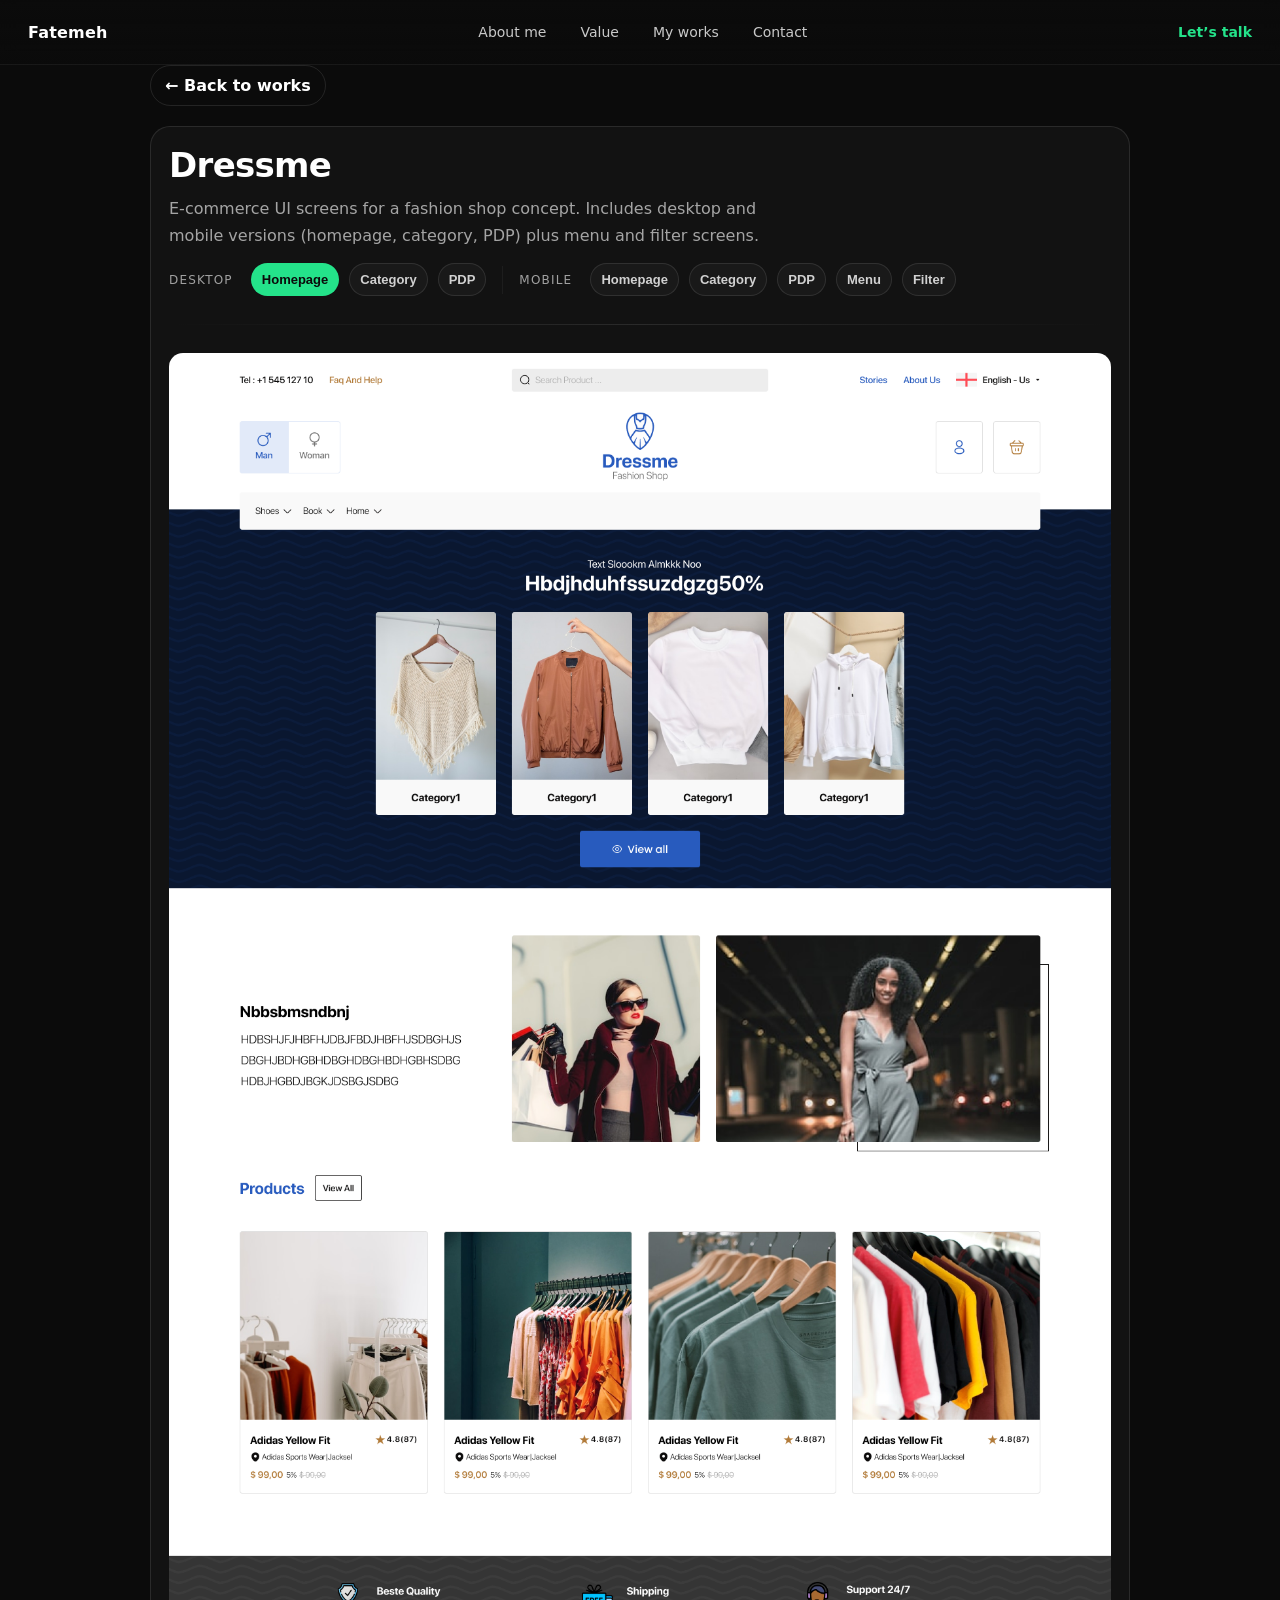
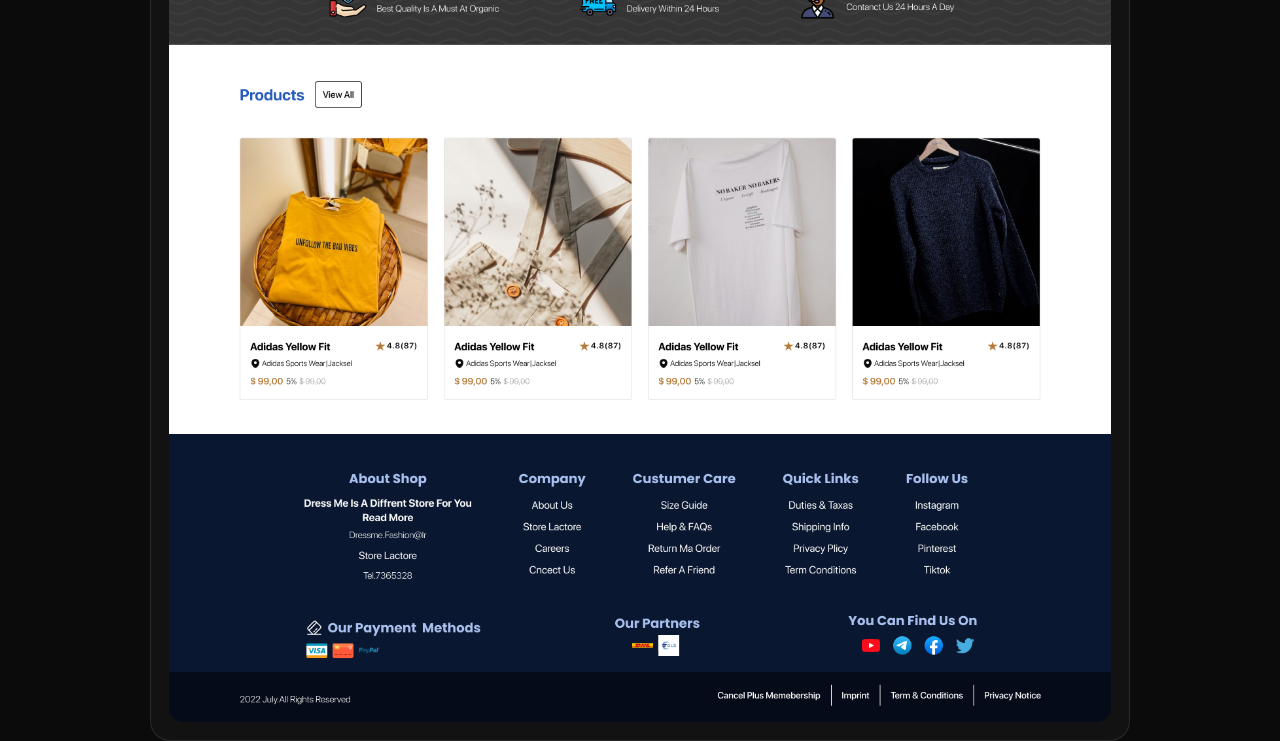
<file: works/work-6.html>
<!doctype html>
<html lang="en">
<head>
  <meta charset="utf-8" />
  <meta name="viewport" content="width=device-width,initial-scale=1" />
  <title>Dressme</title>
  <link rel="stylesheet" href="../styles.css" />

  <!-- page-only: smaller screenshots + nicer tab grouping -->
  <style>
    .workImgDesktop{
      width:100%;
      max-width: 980px;
      display:block;
      margin: 0 auto;
      border-radius: 14px;
    }
    .workImgPhone{
      width:100%;
      max-width: 360px;
      display:block;
      margin: 0 auto;
      border-radius: 18px;
    }

    /* Tabs (Option 1: grouped Desktop / Mobile) */
    .tabs{
      display:flex;
      flex-wrap:wrap;
      gap:16px;
      align-items:center;
    }
    .tabGroup{
      display:flex;
      flex-wrap:wrap;
      gap:10px;
      align-items:center;
    }
    .tabLabel{
      font-size:12px;
      text-transform:uppercase;
      letter-spacing:.1em;
      opacity:.6;
      margin-right:8px;
      white-space:nowrap;
    }
    .tabDivider{
      width:1px;
      height:28px;
      background:var(--line);
      opacity:.45;
    }

    /* mobile: divider becomes horizontal */
    @media (max-width: 720px){
      .tabs{ gap:12px; }
      .tabDivider{
        width:100%;
        height:1px;
      }
    }
  </style>
</head>

<body>
  <header class="navWrap">
    <nav class="nav">
      <a class="brand" href="../index.html#top">Fatemeh</a>

      <div class="navLinks">
        <a class="navLink" href="../index.html#about">About me</a>
        <a class="navLink" href="../index.html#value">Value</a>
        <a class="navLink" href="../index.html#works">My works</a>
        <a class="navLink" href="../index.html#contact">Contact</a>
      </div>

      <a class="navCta" href="../index.html#contact">Let’s talk</a>
    </nav>
  </header>

  <main class="workPage">
    <div class="workContainer">
      <div class="backRow">
        <a class="btn ghost" href="../index.html#works">← Back to works</a>
      </div>

      <section class="workHero">
        <div class="workBody">
          <h1>Dressme</h1>

          <p class="workIntro">
            E-commerce UI screens for a fashion shop concept.
            Includes desktop and mobile versions (homepage, category, PDP) plus menu and filter screens.
          </p>

          <!-- Tabs (grouped) -->
          <div class="tabs" role="tablist" aria-label="Dressme tabs">

            <div class="tabGroup" role="presentation">
              <span class="tabLabel">Desktop</span>

              <button class="tab is-active" type="button" aria-selected="true"  data-target="tab-home-desktop">Homepage</button>
              <button class="tab"           type="button" aria-selected="false" data-target="tab-cat-desktop">Category</button>
              <button class="tab"           type="button" aria-selected="false" data-target="tab-pdp-desktop">PDP</button>
            </div>

            <div class="tabDivider" role="presentation" aria-hidden="true"></div>

            <div class="tabGroup" role="presentation">
              <span class="tabLabel">Mobile</span>

              <button class="tab" type="button" aria-selected="false" data-target="tab-home-mobile">Homepage</button>
              <button class="tab" type="button" aria-selected="false" data-target="tab-cat-mobile">Category</button>
              <button class="tab" type="button" aria-selected="false" data-target="tab-pdp-mobile">PDP</button>
              <button class="tab" type="button" aria-selected="false" data-target="tab-menu-mobile">Menu</button>
              <button class="tab" type="button" aria-selected="false" data-target="tab-filter-mobile">Filter</button>
            </div>

          </div>

          <!-- Divider -->
          <div class="sectionDivider"></div>

          <!-- Panels -->
          <div class="tabPanels">

            <section id="tab-home-desktop" class="tabPanel is-active" role="tabpanel">
              <img class="workImgDesktop"
                   src="../assets/works/work-6/dressme_home_desktop_1.png"
                   alt="Dressme Desktop Homepage"
                   loading="lazy">
            </section>

            <section id="tab-cat-desktop" class="tabPanel" role="tabpanel">
              <img class="workImgDesktop"
                   src="../assets/works/work-6/dressme_category_desktop_1.png"
                   alt="Dressme Desktop Category"
                   loading="lazy">
            </section>

            <section id="tab-pdp-desktop" class="tabPanel" role="tabpanel">
              <img class="workImgDesktop"
                   src="../assets/works/work-6/dressme_pdp_desktop_1.png"
                   alt="Dressme Desktop PDP"
                   loading="lazy">
            </section>

            <section id="tab-home-mobile" class="tabPanel" role="tabpanel">
              <img class="workImgPhone"
                   src="../assets/works/work-6/dressme_home_mobile_1.png"
                   alt="Dressme Mobile Homepage"
                   loading="lazy">
            </section>

            <section id="tab-cat-mobile" class="tabPanel" role="tabpanel">
              <img class="workImgPhone"
                   src="../assets/works/work-6/dressme_category_mobile_1.png"
                   alt="Dressme Mobile Category"
                   loading="lazy">
            </section>

            <section id="tab-pdp-mobile" class="tabPanel" role="tabpanel">
              <img class="workImgPhone"
                   src="../assets/works/work-6/dressme_pdp_mobile_1.png"
                   alt="Dressme Mobile PDP"
                   loading="lazy">
            </section>

            <section id="tab-menu-mobile" class="tabPanel" role="tabpanel">
              <img class="workImgPhone"
                   src="../assets/works/work-6/dressme_menu_mobile_1.png"
                   alt="Dressme Mobile Menu"
                   loading="lazy">
            </section>

            <section id="tab-filter-mobile" class="tabPanel" role="tabpanel">
              <img class="workImgPhone"
                   src="../assets/works/work-6/dressme_filter_mobile_1.png"
                   alt="Dressme Mobile Filter"
                   loading="lazy">
            </section>

          </div>
        </div>
      </section>
    </div>
  </main>

  <script>
    const tabs = Array.from(document.querySelectorAll(".tab"));
    const panels = Array.from(document.querySelectorAll(".tabPanel"));

    function activate(targetId){
      tabs.forEach(t => {
        const on = t.dataset.target === targetId;
        t.classList.toggle("is-active", on);
        t.setAttribute("aria-selected", on ? "true" : "false");
      });
      panels.forEach(p => p.classList.toggle("is-active", p.id === targetId));
    }

    tabs.forEach(btn => btn.addEventListener("click", () => activate(btn.dataset.target)));
  </script>
</body>
</html>
</file>
<file: styles.css>
:root{
  --bg:#0b0b0b;
  --fg:#ffffff;
  --muted:rgba(255,255,255,.62);
  --line:rgba(255,255,255,.10);
  --line2:rgba(255,255,255,.06);
  --accent:#24e38a;
  --radius:20px;
}

*{ box-sizing:border-box; }
html,body{ height:100%; scroll-behavior:smooth; }
body{
  margin:0;
  font-family: ui-sans-serif, system-ui, -apple-system, Segoe UI, Roboto, Helvetica, Arial;
  background:var(--bg);
  color:var(--fg);
}
a{ color:inherit; text-decoration:none; }

/* Sticky Navbar */
.navWrap{
  position:sticky;
  top:0;
  z-index:50;
  background:linear-gradient(to bottom, rgba(11,11,11,.92), rgba(11,11,11,.65));
  backdrop-filter: blur(10px);
  border-bottom:1px solid var(--line2);
}
.nav{
  height:64px;
  display:flex;
  align-items:center;
  justify-content:space-between;
  padding:0 28px;
}
.brand{
  font-weight:700;
  letter-spacing:.2px;
}
.navLinks{
  display:flex;
  gap:22px;
  font-size:14px;
  color:rgba(255,255,255,.78);
}
.navLink{ padding:10px 6px; }
.navLink:hover{ color:#fff; }
.navCta{
  font-size:14px;
  color:var(--accent);
  font-weight:700;
}

/* HERO */
.hero{
  position:relative;
  padding:72px 28px 44px;
  border-bottom:1px solid var(--line2);
  overflow:hidden;
}

.gridOverlay{
  position:absolute;
  inset:0;
  background:
    linear-gradient(to right, var(--line2) 1px, transparent 1px),
    linear-gradient(to bottom, var(--line2) 1px, transparent 1px);
  background-size: 120px 120px;
  opacity:.55;
  pointer-events:none;
}

/* HERO LAYOUT (responsive + no huge gap) */
.heroContainer{
  position:relative;
  z-index:1;

  max-width: min(1400px, calc(100% - 56px));
  margin: 0 auto;

  display:flex;
  align-items:center;

  /* ✅ Wichtig: nicht space-between */
  justify-content: flex-start;

  /* ✅ Gap skaliert mit Bildschirm */
  gap: clamp(24px, 6vw, 72px);
}

.heroContent{
  flex: 1 1 640px;
  min-width: 0;

  /* ✅ verhindert zu lange Textzeilen */
  max-width: 760px;
}

.heroImage{
  flex: 0 1 auto;
  display:flex;
  flex-direction: column;   /* wichtig */
  align-items: flex-end;
  gap: 16px;                /* Abstand zwischen Status und Bild */
}

.heroStatusRight{
  font-size:14px;
  color:rgba(255,255,255,.7);
}

.heroImage img{
  /* ✅ Bild skaliert mit Screen, bleibt aber in Grenzen */
  width: clamp(260px, 28vw, 420px);
  aspect-ratio: 4 / 5;
  object-fit: cover;

  border-radius: var(--radius);
  border: 1px solid var(--line);
  background: rgba(255,255,255,.02);
  box-shadow: 0 24px 70px rgba(0,0,0,.45);
}

/* existing hero top */
.heroTop{
  display:flex;
  align-items:center;
  justify-content:space-between;
  gap:16px;
  color:rgba(255,255,255,.7);
  font-size:14px;
}

.heroStatus{
  display:flex;
  align-items:center;
  gap:10px;
  white-space:nowrap;
}

.dot{
  width:7px; height:7px;
  border-radius:999px;
  background:var(--accent);
  box-shadow:0 0 14px rgba(36,227,138,.7);
}

.heroTitle{
  margin:84px 0 0;
  font-size: clamp(42px, 6.5vw, 92px);
  line-height: 1.06;
  letter-spacing:-.02em;
  font-weight:500;
}

.heroSub{
  margin:18px 0 0;
  color:var(--muted);
  max-width:70ch;
  font-size:16px;
  line-height:1.6;
}

.heroActions{
  margin-top:26px;
  display:flex;
  gap:12px;
  flex-wrap:wrap;
}

/* Sections */
.section{
  padding:64px 28px;
  border-bottom:1px solid var(--line2);
}
.sectionHeader{
  max-width:1050px;
  margin:0 auto 24px;
}
.sectionHeader h2{
  margin:0 0 10px;
  font-size:22px;
  letter-spacing:.2px;
}
.sectionHeader p{
  margin:0;
  color:var(--muted);
  max-width:75ch;
}

/* Buttons */
.btn{
  display:inline-flex;
  align-items:center;
  justify-content:center;
  padding:10px 14px;
  border-radius:999px;
  border:1px solid var(--line);
  background:rgba(255,255,255,.06);
  font-weight:700;
}
.btn:hover{ background:rgba(255,255,255,.09); }
.btn.ghost{ background:transparent; }

/* About cards */
.cards3{
  max-width:1050px;
  margin:22px auto 0;
  display:grid;
  grid-template-columns: repeat(3, 1fr);
  gap:18px;
}
.infoCard{
  border:1px solid var(--line);
  background:rgba(255,255,255,.03);
  border-radius:var(--radius);
  padding:16px;
}
.infoCard h3{ margin:0 0 10px; font-size:16px; }
.infoCard ul{
  margin:0;
  padding-left:18px;
  color:var(--muted);
}
.infoCard li{ margin:6px 0; }

/* Value */
.valueGrid{
  max-width:1050px;
  margin:22px auto 0;
  display:grid;
  grid-template-columns: repeat(3, 1fr);
  gap:18px;
}
.valueCard{
  border:1px solid var(--line);
  background:rgba(255,255,255,.03);
  border-radius:var(--radius);
  padding:16px;
}
.valueNumber{
  font-size:12px;
  color:rgba(255,255,255,.7);
  border:1px solid var(--line);
  display:inline-flex;
  padding:6px 10px;
  border-radius:999px;
}
.valueCard h3{ margin:12px 0 8px; font-size:16px; }
.valueCard p{ margin:0; color:var(--muted); line-height:1.6; }

/* Works grid */
.worksGrid{
  max-width:1050px;
  margin:22px auto 0;
  display:grid;
  grid-template-columns: repeat(3, 1fr);
  gap:18px;
}

.workCard{
  border:1px solid var(--line);
  background: rgba(255,255,255,.03);
  border-radius:var(--radius);
  overflow:hidden;
  transition: transform .12s ease, background .12s ease;
}

.workCard:hover{
  transform: translateY(-4px);
  background: rgba(255,255,255,.06);
}

.workImg{
  height:190px;
  background-size:cover;
  background-position:center;
  border-bottom:1px solid var(--line);
}
.workMeta{
  padding:14px;
}
.workMeta h3{
  margin:0 0 6px;
  font-size:18px;
  font-weight:800;
}
.workMeta p{
  margin:0;
  color:var(--muted);
  font-size:14px;
  line-height:1.5;
}

/* Contact */
.contactCard{
  max-width:1050px;
  margin:22px auto 0;
  border:1px solid var(--line);
  background:rgba(255,255,255,.03);
  border-radius:var(--radius);
  padding:18px;
}
.contactRow{
  display:flex;
  justify-content:space-between;
  gap:18px;
  padding:12px 0;
  border-bottom:1px solid var(--line2);
}
.contactRow:last-of-type{ border-bottom:none; }
.label{ color:var(--muted); }
.value{ font-weight:800; }

.contactActions{
  display:flex;
  gap:12px;
  margin-top:16px;
  flex-wrap:wrap;
}

.footer{
  max-width:1050px;
  margin:28px auto 0;
  color:rgba(255,255,255,.5);
  font-size:13px;
}

/* Work detail pages */
.workPage .workImgFull{
  width:60%;
  max-width:420px;
  margin:40px auto 0;
  display:block;
  border-radius:20px;
  border:1px solid var(--line);
  box-shadow:0 20px 40px rgba(0,0,0,.25);
}
.workContainer{
  max-width:980px;
  margin:0 auto;
}
.backRow{
  display:flex;
  justify-content:space-between;
  align-items:center;
  gap:12px;
  margin-bottom:20px;
}
.kicker{
  color:rgba(255,255,255,.7);
  font-size:13px;
  border:1px solid var(--line);
  padding:6px 10px;
  border-radius:999px;
}
.workHero{
  margin-top:14px;
  border:1px solid var(--line);
  border-radius:var(--radius);
  overflow:hidden;
  background:rgba(255,255,255,.03);
}
.workHeroImg{
  height:360px;
  background-size:cover;
  background-position:center;
  border-bottom:1px solid var(--line);
}
.workBody{
  padding:18px;
}
.workBody h1{
  margin:0 0 10px;
  font-size:34px;
  letter-spacing:-.02em;
}
.workBody p{
  margin:0 0 14px;
  color:var(--muted);
  line-height:1.7;
}
.workFacts{
  display:grid;
  grid-template-columns: repeat(3, 1fr);
  gap:12px;
  margin-top:18px;
}
.fact{
  border:1px solid var(--line);
  background:rgba(255,255,255,.03);
  border-radius:16px;
  padding:12px;
}
.fact .t{ color:rgba(255,255,255,.72); font-size:12px; }
.fact .v{ margin-top:6px; font-weight:800; }

/* Responsive */
@media (max-width: 980px){
  .cards3, .valueGrid, .worksGrid{ grid-template-columns: 1fr; }
  .navLinks{ display:none; }
  .workFacts{ grid-template-columns:1fr; }
  .workHeroImg{ height:240px; }

  /* ✅ hero stacks on mobile */
  .heroContainer{ flex-direction:column; align-items:flex-start; gap:24px; }
  .heroImage{ width:100%; justify-content:flex-start; }
  .heroImage img{ max-width: 420px; width:100%; }
  .heroTitle{ margin-top:48px; }
}

/* ---- Work Tabs (minimal) ---- */
.tabs{
  display:flex;
  flex-wrap:wrap;
  gap:8px;
  margin:14px 0 16px;
}

.tab{
  border:1px solid var(--line);
  background:rgba(255,255,255,.03);
  color:rgba(255,255,255,.8);
  padding:8px 10px;
  border-radius:999px;
  font-weight:700;
  font-size:13px;
  cursor:pointer;
}

.tab:hover{
  background:rgba(255,255,255,.06);
}

.tab.is-active{
  color:#0b0b0b;
  background:var(--accent);
  border-color:transparent;
}

.tabPanels{
  margin-top:10px;
}

.tabPanel{
  display:none;
}

.tabPanel.is-active{
  display:block;
}

.workImgFull{
  width:100%;
  display:block;
  border-radius:16px;
  border:1px solid var(--line);
  background:rgba(255,255,255,.02);
}

.workIntro{
  margin-top:12px;
  max-width:640px;
  font-size:16px;
  line-height:1.7;
  color:rgba(255,255,255,.7);
}

.sectionDivider{
  margin:28px 0;
  height:1px;
  background:linear-gradient(
    to right,
    transparent,
    var(--line),
    transparent
  );
}
.workImgSm{
  max-width: 920px;
  margin: 0 auto;
}

.workImgSmall{
  max-width: 920px;
  width: 100%;
  margin: 0 auto;
  display: block;
}
</file>
